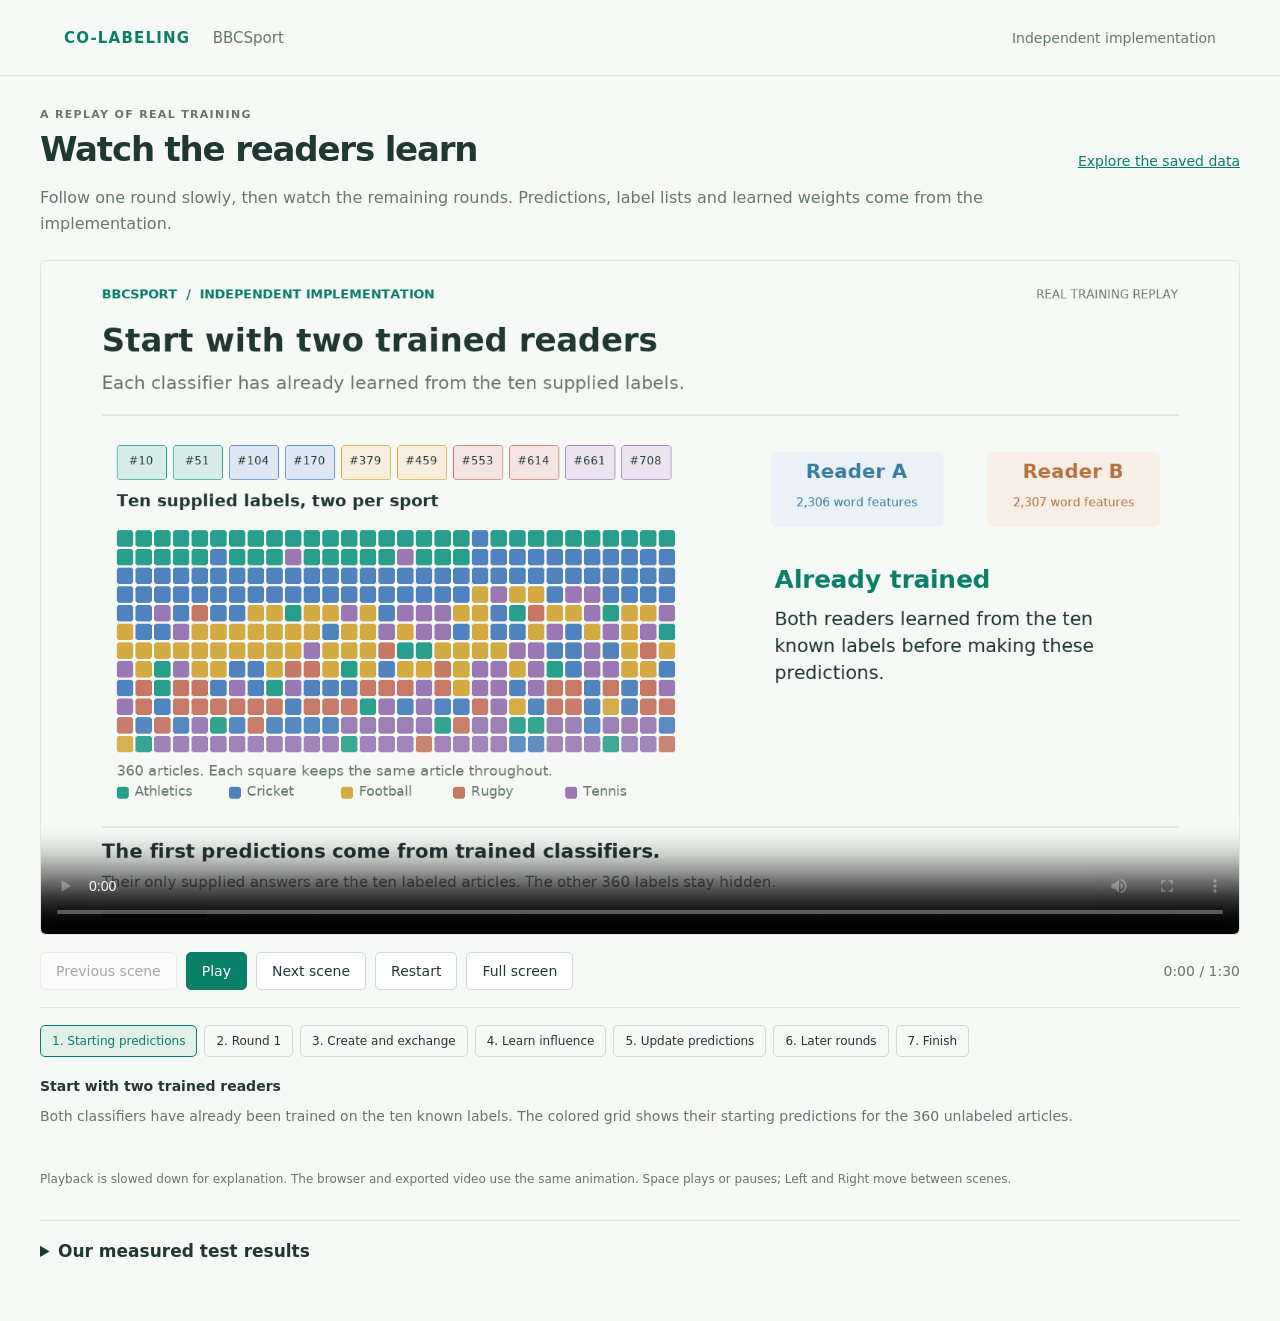
<file: demo/index.html>
<!doctype html>
<html lang="en">
<head>
  <meta charset="utf-8">
  <meta name="viewport" content="width=device-width,initial-scale=1">
  <meta name="description" content="A real BBCSport co-labeling training replay from an independent implementation.">
  <title>BBCSport: watch co-labeling learn</title>
  <link rel="icon" href="data:,">
  <link rel="stylesheet" href="story-player.css">
  <script src="story-data.js" defer></script>
  <script src="story-player.js" defer></script>
</head>
<body>
  <header><a class="brand" href="#">CO-LABELING <span>BBCSport</span></a><span>Independent implementation</span></header>
  <main>
    <div class="intro"><div><p class="eyebrow">A REPLAY OF REAL TRAINING</p><h1>Watch the readers learn</h1></div><a href="explore.html#learn">Explore the saved data</a></div>
    <p class="lead">Follow one round slowly, then watch the remaining rounds. Predictions, label lists and learned weights come from the implementation.</p>
    <p id="player-error" role="alert" hidden></p>
    <video id="story-video" preload="auto" playsinline controls poster="training-poster.png" aria-label="90-second animated replay of BBCSport co-labeling training">
      <source src="training-animation.mp4" type="video/mp4">
      Your browser cannot play this MP4. Open the exported video in a video player.
    </video>
    <div class="controls" aria-label="Replay controls">
      <button id="previous" type="button">Previous scene</button>
      <button id="play" class="primary" type="button">Play</button>
      <button id="next" type="button">Next scene</button>
      <button id="restart" type="button">Restart</button>
      <button id="fullscreen" type="button">Full screen</button>
      <span id="time" class="time">0:00 / 1:30</span>
    </div>
    <nav id="chapters" aria-label="Jump to a scene"></nav>
    <div class="scene-description" aria-live="polite"><p id="scene-title"></p><p id="scene-detail"></p></div>
    <p class="note">Playback is slowed down for explanation. The browser and exported video use the same animation. Space plays or pauses; Left and Right move between scenes.</p>
    <details id="results">
      <summary>Our measured test results</summary>
      <img src="training-results.png" alt="Our BBCSport results: mean average precision with standard deviation across ten runs for the ten-label baseline, co-training, and both co-labeling versions.">
      <p>MAP measures how well relevant articles rank near the top. Error bars show variation between ten runs, with 367 test articles per run.</p>
      <p>These are our independent implementation's measurements. The two co-labeling versions have similar mean scores.</p>
    </details>
  </main>
</body>
</html>
</file>
<file: demo/story-player.css>
:root{color-scheme:light;font-family:system-ui,-apple-system,BlinkMacSystemFont,"Segoe UI",sans-serif;color:#203832;background:#f7f9f7;font-synthesis:none}*{box-sizing:border-box}body{margin:0}header{height:76px;padding:0 5vw;border-bottom:1px solid #dce5df;display:flex;align-items:center;justify-content:space-between;gap:16px;font-size:14px;color:#65776f}.brand{font-size:15px;font-weight:750;letter-spacing:.08em;text-decoration:none;color:#087f67}.brand span{font-weight:400;letter-spacing:0;margin-left:16px;color:#65776f}main{max-width:1440px;margin:0 auto;padding:32px 40px 60px}a{color:#087f67}button,summary,a{touch-action:manipulation}button:focus-visible,a:focus-visible,summary:focus-visible{outline:3px solid #b78b2f;outline-offset:4px}.intro{display:flex;align-items:end;justify-content:space-between;gap:24px;margin-bottom:15px}.intro a{font-size:14px}.eyebrow{font-size:11px;letter-spacing:.12em;color:#65776f;font-weight:650;margin:0 0 9px}h1{font-size:34px;font-weight:600;letter-spacing:-.035em;line-height:1.15;margin:0}.lead{font-size:16px;line-height:1.6;color:#65776f;max-width:1030px;margin-bottom:24px}video{display:block;width:100%;aspect-ratio:16/9;background:#f7f9f7;border:1px solid #dce5df;border-radius:6px;object-fit:contain}video:fullscreen{border:0;border-radius:0;background:#000}.controls{display:flex;align-items:center;flex-wrap:wrap;gap:9px;margin:17px 0}button{font:inherit;font-size:14px;cursor:pointer;border:1px solid #cedbd2;background:white;color:#203832;padding:10px 15px;border-radius:5px}button:hover{background:#eaf2ed}button.primary{background:#087f67;color:white;border-color:#087f67}button:disabled{opacity:.4;cursor:default}.time{margin-left:auto;font-size:14px;color:#65776f;font-variant-numeric:tabular-nums}#chapters{display:flex;flex-wrap:wrap;gap:7px;border-top:1px solid #dce5df;padding-top:17px}#chapters button{font-size:12px;padding:8px 11px;background:transparent}#chapters button[aria-current=step]{background:#e2f0e8;border-color:#087f67;color:#087f67}.scene-description{padding:18px 0 10px;min-height:100px}.scene-description p{margin:0 0 7px;font-size:14px;line-height:1.6}#scene-title{font-weight:650}#scene-detail,.note{color:#65776f}.note{font-size:12px;line-height:1.7;margin-bottom:30px}details{border-top:1px solid #dce5df;padding-top:20px}summary{cursor:pointer;font-size:17px;font-weight:600}details img{display:block;width:min(100%,820px);margin:25px auto;background:white}details p{font-size:14px;color:#65776f;line-height:1.7}#player-error{padding:18px;background:#fff0e8;border:1px solid #c57b5b;font-size:14px}[hidden]{display:none!important}@media(max-width:700px){main{padding:25px 15px}.intro{align-items:start;flex-direction:column;gap:13px}h1{font-size:28px}header{padding:0 16px;font-size:11px}header>span{max-width:110px;text-align:right}.brand span{margin-left:8px}.time{width:100%;margin-left:0}.controls button{padding:9px 11px;font-size:12px}}
</file>
